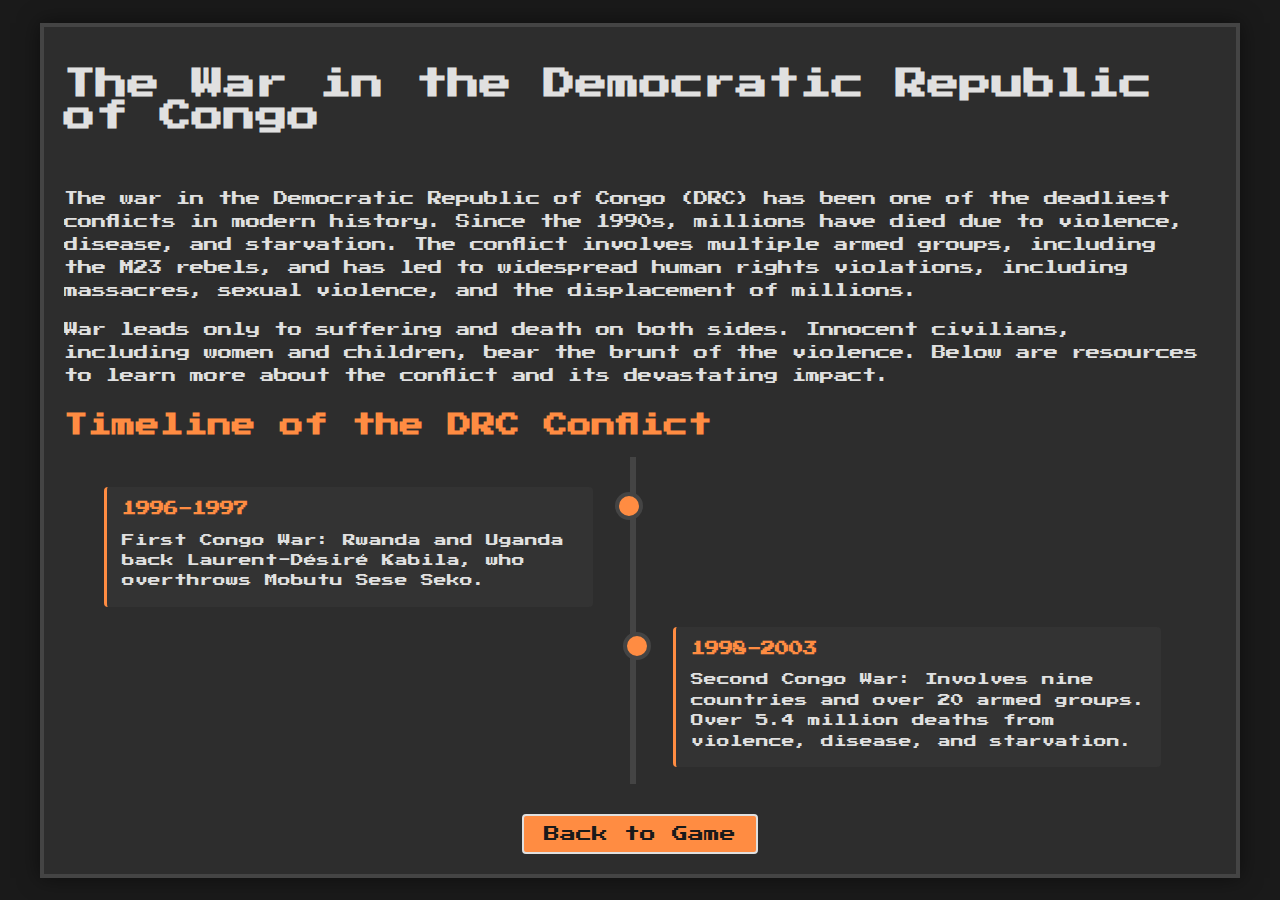
<file: war_info.html>
<!DOCTYPE html>
<html lang="en">
<head>
  <meta charset="UTF-8">
  <meta name="viewport" content="width=device-width, initial-scale=1.0">
  <title>Learn More About the War in DRC</title>
  <link rel="stylesheet" href="styles.css">
  <link href="https://fonts.googleapis.com/css2?family=Press+Start+2P&display=swap" rel="stylesheet">
  <style>
    /* Additional styles for new features */
    .timeline {
      position: relative;
      max-width: 1200px;
      margin: 20px auto;
      padding: 20px 0;
    }
    
    .timeline::after {
      content: '';
      position: absolute;
      width: 6px;
      background-color: #444;
      top: 0;
      bottom: 0;
      left: 50%;
      margin-left: -3px;
    }
    
    .timeline-item {
      padding: 10px 40px;
      position: relative;
      width: 50%;
      box-sizing: border-box;
    }
    
    .timeline-item::after {
      content: '';
      position: absolute;
      width: 20px;
      height: 20px;
      background-color: #ff8c42;
      border: 4px solid #444;
      top: 15px;
      border-radius: 50%;
      z-index: 1;
    }
    
    .left {
      left: 0;
    }
    
    .right {
      left: 50%;
    }
    
    .left::after {
      right: -10px;
    }
    
    .right::after {
      left: -10px;
    }
    
    .timeline-content {
      padding: 15px;
      background-color: #333;
      border-radius: 4px;
      border-left: 3px solid #ff8c42;
    }
    
    .timeline-content h3 {
      color: #ff8c42;
      margin-top: 0;
      font-size: 0.9rem;
    }
    
    .timeline-content p {
      font-size: 0.8rem !important;
      margin-bottom: 0 !important;
    }
    
    
    
    .video-container {
      width: 100%;
      margin: 20px 0;
      padding-top: 56.25%; /* 16:9 Aspect Ratio */
      position: relative;
      background-color: #222;
      border: 2px solid #444;
    }
    
    .video-container iframe {
      position: absolute;
      top: 0;
      left: 0;
      width: 100%;
      height: 100%;
    }
    
    .casualties-chart {
      width: 100%;
      height: 300px;
      background-color: #333;
      border: 2px solid #444;
      margin: 20px 0;
      padding: 20px;
      box-sizing: border-box;
      position: relative;
    }
    
    .casualties-bar {
      position: relative;
      height: 30px;
      background-color: #444;
      margin: 10px 0;
      overflow: hidden;
    }
    
    .casualties-fill {
      position: absolute;
      height: 100%;
      background-color: #ff8c42;
      transition: width 1.5s ease-in-out;
    }
    
    .casualties-label {
      position: absolute;
      left: 10px;
      top: 5px;
      color: white;
      font-size: 0.7rem;
      z-index: 1;
    }
    
    .casualties-value {
      position: absolute;
      right: 10px;
      top: 5px;
      color: white;
      font-size: 0.7rem;
      z-index: 1;
    }
    
    .aid-organizations {
      display: flex;
      flex-wrap: wrap;
      gap: 20px;
      margin: 20px 0;
    }
    
    .aid-card {
      flex: 1;
      min-width: 200px;
      background-color: #333;
      border: 2px solid #444;
      padding: 15px;
      border-radius: 4px;
      transition: transform 0.3s ease;
    }
    
    .aid-card:hover {
      transform: translateY(-5px);
      border-color: #ff8c42;
    }
    
    .aid-card h3 {
      color: #ff8c42;
      font-size: 0.9rem;
      margin-top: 0;
    }
    
    .aid-card p {
      font-size: 0.8rem !important;
      margin-bottom: 10px !important;
    }
    
    .aid-card a {
      display: inline-block;
      padding: 8px 12px;
      background-color: #ff8c42;
      color: #1a1a1a !important;
      text-decoration: none;
      font-size: 0.7rem;
      border-radius: 4px;
      transition: background-color 0.3s ease;
    }
    
    .aid-card a:hover {
      background-color: #e67332;
      text-decoration: none !important;
    }
    
    .education-resources {
      display: grid;
      grid-template-columns: repeat(auto-fill, minmax(250px, 1fr));
      gap: 20px;
      margin: 20px 0;
    }
    
    .resource-card {
      background-color: #333;
      border: 2px solid #444;
      padding: 15px;
      border-radius: 4px;
      transition: all 0.3s ease;
    }
    
    .resource-card:hover {
      transform: translateY(-5px);
      border-color: #ff8c42;
    }
    
    .resource-card h3 {
      color: #ff8c42;
      font-size: 0.9rem;
      margin-top: 0;
    }
    
    .resource-tag {
      display: inline-block;
      background-color: #555;
      color: #e0e0e0;
      padding: 4px 8px;
      border-radius: 4px;
      font-size: 0.6rem;
      margin-right: 5px;
      margin-bottom: 5px;
    }
    
    /* Responsive adjustments */
    @media screen and (max-width: 768px) {
      .timeline::after {
        left: 31px;
      }
      
      .timeline-item {
        width: 100%;
        padding-left: 70px;
        padding-right: 25px;
      }
      
      .timeline-item::after {
        left: 21px;
      }
      
      .right {
        left: 0;
      }
    }
  </style>
</head>
<body>
  <div id="info-container">
    <h1>The War in the Democratic Republic of Congo</h1>
    <div id="scrollable-content">
      <p>
        The war in the Democratic Republic of Congo (DRC) has been one of the deadliest conflicts in modern history. Since the 1990s, millions have died due to violence, disease, and starvation. The conflict involves multiple armed groups, including the M23 rebels, and has led to widespread human rights violations, including massacres, sexual violence, and the displacement of millions.
      </p>
      <p>
        War leads only to suffering and death on both sides. Innocent civilians, including women and children, bear the brunt of the violence. Below are resources to learn more about the conflict and its devastating impact.
      </p>

      <!-- 1. Interactive Timeline -->
      <h2>Timeline of the DRC Conflict</h2>
      <div class="timeline">
        <div class="timeline-item left">
          <div class="timeline-content">
            <h3>1996-1997</h3>
            <p>First Congo War: Rwanda and Uganda back Laurent-Désiré Kabila, who overthrows Mobutu Sese Seko.</p>
          </div>
        </div>
        <div class="timeline-item right">
          <div class="timeline-content">
            <h3>1998-2003</h3>
            <p>Second Congo War: Involves nine countries and over 20 armed groups. Over 5.4 million deaths from violence, disease, and starvation.</p>
          </div>
        </div>
        <div class="timeline-item left">
          <div class="timeline-content">
            <h3>2003-2006</h3>
            <p>Transitional government established. First democratic elections in 40 years. Joseph Kabila elected president.</p>
          </div>
        </div>
        <div class="timeline-item right">
          <div class="timeline-content">
            <h3>2012-2013</h3>
            <p>M23 rebellion begins. Rebels briefly capture Goma before withdrawing after international pressure.</p>
          </div>
        </div>
        <div class="timeline-item left">
          <div class="timeline-content">
            <h3>2021-Present</h3>
            <p>M23 resurgence: New offensive captures territory in North Kivu. Over 1 million people displaced. UN reports evidence of Rwandan support for M23.</p>
          </div>
        </div>
      </div>

      <!-- Documentary Player -->
      <h2>Featured Documentary</h2>
      <div class="video-container">
        <iframe src="https://www.youtube.com/embed/De5cL_r0dQ4" title="War in the DRC Documentary" frameborder="0" allow="accelerometer; autoplay; clipboard-write; encrypted-media; gyroscope; picture-in-picture" allowfullscreen></iframe>
      </div>
      <p class="video-caption">Some characters in our game are inspired by real people featured in this documentary. This film explores the human cost of the ongoing conflict.</p>

      <!-- Interactive Casualties Information -->
      <h2>Human Cost of the Conflict</h2>
      <div class="casualties-chart">
        <p>Estimated casualties in the DRC conflict according to <a href="https://pmc.ncbi.nlm.nih.gov/articles/PMC2223004/" target="_blank">academic research</a>:</p>
        <div class="casualties-bar">
          <div class="casualties-fill" style="width: 0%;" data-width="90%"></div>
          <span class="casualties-label">Total deaths (1998-2023)</span>
          <span class="casualties-value">5.4 million+</span>
        </div>
        <div class="casualties-bar">
          <div class="casualties-fill" style="width: 0%;" data-width="20%"></div>
          <span class="casualties-label">Direct violence</span>
          <span class="casualties-value">~10%</span>
        </div>
        <div class="casualties-bar">
          <div class="casualties-fill" style="width: 0%;" data-width="80%"></div>
          <span class="casualties-label">Disease and malnutrition</span>
          <span class="casualties-value">~90%</span>
        </div>
        <div class="casualties-bar">
          <div class="casualties-fill" style="width: 0%;" data-width="65%"></div>
          <span class="casualties-label">Internally displaced people</span>
          <span class="casualties-value">6.9 million+</span>
        </div>
        <div class="casualties-bar">
          <div class="casualties-fill" style="width: 0%;" data-width="35%"></div>
          <span class="casualties-label">Children in armed groups</span>
          <span class="casualties-value">30,000+</span>
        </div>
        <p class="casualties-note">Click any bar for more information. Data sourced from academic studies and UN reports.</p>
      </div>

      
      <!-- 3. Humanitarian Aid Information -->
      <h2>Humanitarian Response & How You Can Help</h2>
      <div class="aid-organizations">
        <div class="aid-card">
          <h3>Médecins Sans Frontières (MSF)</h3>
          <p>Provides emergency medical care in conflict zones across DRC, treating victims of violence and disease outbreaks.</p>
          <a href="https://www.msf.org/democratic-republic-congo" target="_blank">Support Their Work</a>
        </div>
        <div class="aid-card">
          <h3>International Rescue Committee</h3>
          <p>Delivers clean water, healthcare, and emergency supplies to displaced communities in eastern DRC.</p>
          <a href="https://www.rescue.org/country/democratic-republic-congo" target="_blank">Learn More</a>
        </div>
        <div class="aid-card">
          <h3>World Food Programme</h3>
          <p>Provides emergency food assistance to millions of Congolese affected by conflict and displacement.</p>
          <a href="https://www.wfp.org/countries/democratic-republic-congo" target="_blank">Support Food Aid</a>
        </div>
      </div>

      <!-- 4. Educational Resources Section -->
      <h2>Educational Resources</h2>
      <div class="education-resources">
        <div class="resource-card">
          <h3>DRC Mapping Exercise Report</h3>
          <p>Comprehensive documentation of human rights violations between 1993 and 2003.</p>
          <div class="resource-tags">
            <span class="resource-tag">Research</span>
            <span class="resource-tag">Human Rights</span>
          </div>
          <a href="https://en.wikipedia.org/wiki/DRC_Mapping_Exercise_Report" target="_blank">Access Resource</a>
        </div>
        <div class="resource-card">
          <h3>The Guardian: Shelling of Refugee Camps</h3>
          <p>Recent reports on attacks on civilian refugee camps in eastern DRC.</p>
          <div class="resource-tags">
            <span class="resource-tag">News</span>
            <span class="resource-tag">Current Events</span>
          </div>
          <a href="https://www.theguardian.com/world/2024/sep/26/rwandan-forces-and-m23-rebels-shelled-refugee-camps-in-drc-report-claims" target="_blank">Read Article</a>
        </div>
        <div class="resource-card">
          <h3>The Guardian: M23 Atrocities</h3>
          <p>Details on recent human rights violations committed by M23 militia forces.</p>
          <div class="resource-tags">
            <span class="resource-tag">News</span>
            <span class="resource-tag">Human Rights</span>
          </div>
          <a href="https://www.theguardian.com/global-development/2024/dec/21/children-executed-and-women-raped-in-front-of-their-families-as-m23-militia-unleashes-fresh-terror-on-drc" target="_blank">Read Article</a>
        </div>
        <div class="resource-card">
          <h3>CFR Global Conflict Tracker</h3>
          <p>Up-to-date analysis and tracking of the ongoing violence in the DRC.</p>
          <div class="resource-tags">
            <span class="resource-tag">Analysis</span>
            <span class="resource-tag">Conflict Monitoring</span>
          </div>
          <a href="https://www.cfr.org/global-conflict-tracker/conflict/violence-democratic-republic-congo" target="_blank">Visit Tracker</a>
        </div>
      </div>

      <h2>Documentaries and Additional Resources</h2>
      <ul>
        <li>
          <a href="https://www.youtube.com/watch?v=De5cL_r0dQ4" target="_blank">Documentary: War in the DRC</a> - A powerful film that explores the human cost of the conflict. Some characters in this game are inspired by real people featured in this documentary.
        </li>
        <li>
          <a href="https://pmc.ncbi.nlm.nih.gov/articles/PMC2223004/" target="_blank">Casualty Statistics</a> - Academic article on the staggering number of casualties in the DRC conflict.
        </li>
      </ul>
    </div>

    <button id="back-to-game-button">Back to Game</button>
  </div>

  <script>
    // Add functionality to the "Back to Game" button
    document.getElementById('back-to-game-button').addEventListener('click', () => {
      window.location.href = 'index.html';
    });
    
    // Animate the casualties bars when they come into view
    function animateCasualtiesBars() {
      const bars = document.querySelectorAll('.casualties-fill');
      
      bars.forEach(bar => {
        const targetWidth = bar.getAttribute('data-width');
        bar.style.width = targetWidth;
      });
    }
    
    // Simple function to show on scroll into view
    function handleScroll() {
      const casualties = document.querySelector('.casualties-chart');
      if (!casualties) return;
      
      const rect = casualties.getBoundingClientRect();
      
      if (rect.top >= 0 && rect.top <= window.innerHeight) {
        animateCasualtiesBars();
        // Remove listener after animation is triggered
        window.removeEventListener('scroll', handleScroll);
      }
    }
    
    // Add scroll listener
    window.addEventListener('scroll', handleScroll);
    
    // Also check on page load
    document.addEventListener('DOMContentLoaded', () => {
      handleScroll();
      
      // Map tooltip functionality
      const mapLocations = document.querySelectorAll('.map-location');
      const tooltip = document.getElementById('map-tooltip');
      
      mapLocations.forEach(location => {
        location.addEventListener('mouseenter', (e) => {
          const info = e.target.getAttribute('data-info');
          tooltip.textContent = info;
          
          // Position the tooltip
          const rect = e.target.getBoundingClientRect();
          tooltip.style.left = rect.left + 'px';
          tooltip.style.top = (rect.top + 30) + 'px';
          
          // Show the tooltip
          tooltip.style.visibility = 'visible';
          tooltip.style.opacity = '1';
        });
        
        location.addEventListener('mouseleave', () => {
          tooltip.style.visibility = 'hidden';
          tooltip.style.opacity = '0';
        });
      });
    });
  </script>
</body>
</html>
</file>
<file: styles.css>
/* General Styles */
body {
  font-family: 'Press Start 2P', cursive;
  background-color: #1a1a1a;
  color: #e0e0e0;
  margin: 0;
  padding: 0;
  display: flex;
  justify-content: center;
  align-items: center;
  min-height: 100vh;
  overflow-x: hidden;
}

#game-container {
  width: 95vw;
  height: 95vh;
  max-width: 1200px;
  background-color: #2d2d2d;
  border: 4px solid #444;
  padding: 20px;
  box-shadow: 0 0 20px rgba(0, 0, 0, 0.5);
  display: flex;
  flex-direction: column;
  gap: 20px;
  overflow: auto;
  position: relative;
  box-sizing: border-box;
}

/* Start Screen */
#start-screen {
  text-align: center;
  width: 100%;
  padding: 10px;
  box-sizing: border-box;
}

#start-screen h1 {
  font-size: clamp(1.5rem, 5vw, 3rem);
  color: #ff8c42;
  text-shadow: 2px 2px #000;
  margin-bottom: 20px;
  animation: pulse 2s infinite alternate;
}

@keyframes pulse {
  from { text-shadow: 2px 2px #000; }
  to { text-shadow: 4px 4px 8px rgba(255, 140, 66, 0.7); }
}

#start-screen p {
  font-size: clamp(0.7rem, 2vw, 1rem);
  color: #e0e0e0;
  line-height: 1.5;
  margin-bottom: 20px;
}

#start-button {
  font-family: 'Press Start 2P', cursive;
  font-size: clamp(0.8rem, 2vw, 1.2rem);
  padding: 10px 20px;
  background-color: #ff8c42;
  color: #1a1a1a;
  border: 2px solid #e0e0e0;
  cursor: pointer;
  transition: background-color 0.3s ease, transform 0.2s ease;
}

#start-button:hover {
  background-color: #e67332;
  transform: scale(1.05);
}

#start-button:active {
  transform: scale(0.95);
}

/* Hidden Scenes */
.hidden {
  display: none;
}

/* Top Section: Image and Text */
.top-section {
  display: flex;
  flex-direction: row;
  gap: 20px;
  flex: 1;
}

/* Image Container */
.image-container {
  flex: 1;
  max-width: 50%;
  position: relative;
  overflow: hidden;
  border: 4px solid #444;
}

.scene-image {
  width: 100%;
  height: 100%;
  object-fit: cover;
  transition: transform 0.5s ease;
}

.image-container:hover .scene-image {
  transform: scale(1.05);
}

/* Text Container */
.text-container {
  flex: 1;
  display: flex;
  flex-direction: column;
  justify-content: center;
  background-color: rgba(0, 0, 0, 0.3);
  padding: 15px;
  border-radius: 4px;
  border-left: 3px solid #ff8c42;
}

.dialogue {
  font-size: clamp(0.7rem, 2vw, 1rem);
  line-height: 1.5;
  word-wrap: break-word;
}

.character-portrait {
  width: clamp(50px, 10vw, 80px);
  border: 4px solid #444;
  margin-right: 10px;
  float: left;
  border-radius: 4px;
}

/* Choices */
.choices {
  display: flex;
  flex-direction: column;
  gap: 10px;
  margin-top: 20px;
}

.choices button {
  width: 100%;
  padding: clamp(10px, 3vw, 15px);
  font-family: 'Press Start 2P', cursive;
  font-size: clamp(0.6rem, 1.5vw, 0.8rem);
  background-color: #444;
  color: #e0e0e0;
  border: 2px solid #666;
  cursor: pointer;
  transition: all 0.3s ease;
  border-radius: 4px;
  position: relative;
  overflow: hidden;
  word-wrap: break-word;
  text-align: left;
}

.choices button:before {
  content: '';
  position: absolute;
  top: 0;
  left: -100%;
  width: 100%;
  height: 100%;
  background: linear-gradient(90deg, transparent, rgba(255, 140, 66, 0.2), transparent);
  transition: all 0.6s ease;
}

.choices button:hover {
  background-color: #555;
  transform: translateY(-3px);
  box-shadow: 0 5px 15px rgba(0, 0, 0, 0.3);
}

.choices button:hover:before {
  left: 100%;
}

.choices button:active {
  transform: translateY(1px);
  box-shadow: 0 2px 5px rgba(0, 0, 0, 0.3);
}

/* Ending */
#ending {
  text-align: center;
  width: 100%;
  padding: 10px;
  box-sizing: border-box;
}

.end-buttons {
  display: flex;
  justify-content: center;
  gap: 20px;
  margin-top: 20px;
  flex-wrap: wrap;
}

#restart-button, #learn-more-button {
  font-family: 'Press Start 2P', cursive;
  font-size: clamp(0.7rem, 2vw, 1rem);
  padding: 10px 20px;
  background-color: #ff8c42;
  color: #1a1a1a;
  border: 2px solid #e0e0e0;
  cursor: pointer;
  transition: all 0.3s ease;
  border-radius: 4px;
  margin: 5px;
}

#restart-button:hover, #learn-more-button:hover {
  background-color: #e67332;
  transform: translateY(-3px);
  box-shadow: 0 5px 15px rgba(0, 0, 0, 0.3);
}

#restart-button:active, #learn-more-button:active {
  transform: translateY(1px);
  box-shadow: 0 2px 5px rgba(0, 0, 0, 0.3);
}

/* Rain Effect */
.rain-effect {
  position: absolute;
  top: 0;
  left: 0;
  width: 100%;
  height: 100%;
  background: linear-gradient(to bottom, 
    transparent 0%, rgba(0, 0, 0, 0.1) 20%, 
    rgba(0, 0, 0, 0.2) 40%, rgba(0, 0, 0, 0.3) 60%, 
    rgba(0, 0, 0, 0.4) 80%, rgba(0, 0, 0, 0.5) 100%);
  pointer-events: none;
  animation: rain 2s linear infinite;
  z-index: 1;
}

@keyframes rain {
  0% { background-position: 0 0; }
  100% { background-position: 0 100%; }
}

/* Improved Scene Transitions */
.fade-slide-out {
  animation: fadeSlideOut 1s forwards;
  opacity: 1;
}

.fade-slide-in {
  animation: fadeSlideIn 1s forwards;
  opacity: 0;
}

@keyframes fadeSlideOut {
  0% {
    opacity: 1;
    transform: translateY(0);
  }
  100% {
    opacity: 0;
    transform: translateY(-50px);
  }
}

@keyframes fadeSlideIn {
  0% {
    opacity: 0;
    transform: translateY(50px);
  }
  100% {
    opacity: 1;
    transform: translateY(0);
  }
}

/* Info Page Styles */
#info-container {
  width: 95vw;
  height: 95vh;
  max-width: 1200px;
  background-color: #2d2d2d;
  border: 4px solid #444;
  padding: 20px;
  box-shadow: 0 0 20px rgba(0, 0, 0, 0.5);
  display: flex;
  flex-direction: column;
  gap: 20px;
  overflow: hidden;
  margin: 0 auto;
  box-sizing: border-box;
}

#scrollable-content {
  flex: 1;
  overflow-y: auto;
  padding-right: 15px;
  -webkit-overflow-scrolling: touch; /* Smooth scrolling on iOS */
}

#scrollable-content p, #scrollable-content ul {
  font-size: clamp(0.7rem, 2vw, 0.9rem);
  line-height: 1.6;
  margin-bottom: 16px;
}

#scrollable-content h2 {
  color: #ff8c42;
  margin-top: 25px;
  margin-bottom: 15px;
  font-size: clamp(1rem, 3vw, 1.5rem);
}

#scrollable-content a {
  color: #ff8c42;
  text-decoration: none;
  transition: color 0.3s ease;
}

#scrollable-content a:hover {
  color: #e67332;
  text-decoration: underline;
}

#scrollable-content ul {
  padding-left: 20px;
}

#scrollable-content li {
  margin-bottom: 10px;
}

#back-to-game-button {
  font-family: 'Press Start 2P', cursive;
  font-size: clamp(0.7rem, 2vw, 1rem);
  padding: 10px 20px;
  background-color: #ff8c42;
  color: #1a1a1a;
  border: 2px solid #e0e0e0;
  cursor: pointer;
  transition: all 0.3s ease;
  align-self: center;
  margin-top: 10px;
  border-radius: 4px;
}

#back-to-game-button:hover {
  background-color: #e67332;
  transform: translateY(-3px);
  box-shadow: 0 5px 15px rgba(0, 0, 0, 0.3);
}

#back-to-game-button:active {
  transform: translateY(1px);
  box-shadow: 0 2px 5px rgba(0, 0, 0, 0.3);
}

/* 1. Resource Visualization - Status Bar */
#status-bar {
  display: flex;
  background-color: #1a1a1a;
  border: 2px solid #444;
  padding: 10px;
  border-radius: 4px;
  justify-content: space-between;
  align-items: center;
  flex-wrap: wrap;
  gap: 10px;
  /* Hide on start screen, show on other screens */
  display: none;
}

.status-item {
  display: flex;
  align-items: center;
  margin-right: 15px;
  flex: 1;
  min-width: 150px;
}

.status-item span {
  font-size: clamp(0.5rem, 1.5vw, 0.7rem);
  margin-right: 10px;
  white-space: nowrap;
  image-rendering: pixelated;
  text-shadow: 1px 1px #000;
}

.meter-container {
  height: 15px;
  background-color: #222;
  border: 2px solid #555;
  flex-grow: 1;
  border-radius: 2px; /* Less rounded for retro look */
  overflow: hidden;
  position: relative;
  image-rendering: pixelated;
}

.meter {
  height: 100%;
  width: 50%;
  /* Pixelated gradients for retro look */
  background: linear-gradient(to bottom, 
    #66cc66 0%, 
    #55bb55 50%, 
    #449944 100%);
  background-size: 100% 6px;
  transition: width 0.7s ease, background-color 0.7s ease;
  image-rendering: pixelated;
}

/* 2. Choice Consequences Feedback */
.feedback-notification {
  position: absolute;
  bottom: 20px;
  left: 50%;
  transform: translateX(-50%);
  background-color: rgba(0, 0, 0, 0.8);
  color: white;
  padding: 10px 20px;
  border-radius: 5px;
  font-size: clamp(0.6rem, 1.5vw, 0.8rem);
  z-index: 100;
  opacity: 0;
  transition: opacity 0.3s ease, transform 0.3s ease;
  width: auto;
  max-width: 90%;
  text-align: center;
}

.show-feedback {
  animation: showFeedback 2s ease-in-out forwards;
}

.hide-feedback {
  animation: hideFeedback 0.5s ease-in-out forwards;
}

@keyframes showFeedback {
  0% {
    opacity: 0;
    transform: translate(-50%, 20px);
  }
  20% {
    opacity: 1;
    transform: translate(-50%, 0);
  }
  80% {
    opacity: 1;
    transform: translate(-50%, 0);
  }
  100% {
    opacity: 1;
    transform: translate(-50%, 0);
  }
}

@keyframes hideFeedback {
  0% {
    opacity: 1;
    transform: translate(-50%, 0);
  }
  100% {
    opacity: 0;
    transform: translate(-50%, 20px);
  }
}

/* 4. Progress Indicator */
.progress-bar-container {
  flex: 2;
  min-width: 200px;
}

#progress-indicator {
  display: flex;
  justify-content: space-between;
  width: 100%;
  position: relative;
  padding: 0 10px;
  margin: 5px 0;
}

#progress-indicator:before {
  content: '';
  position: absolute;
  top: 50%;
  left: 10px;
  right: 10px;
  height: 4px;
  background-color: #555;
  z-index: 0;
  /* Pixelated effect */
  image-rendering: pixelated;
}

.chapter-marker {
  position: relative;
  width: 12px;
  height: 12px;
  background-color: #555;
  border: 2px solid #777;
  /* More pixelated look */
  border-radius: 2px;
  z-index: 1;
  transform: scale(1);
  transition: all 0.3s ease;
  image-rendering: pixelated;
}

.chapter-marker:after {
  content: attr(data-chapter);
  position: absolute;
  bottom: -25px; /* Moved from top to bottom */
  left: 50%;
  transform: translateX(-50%);
  font-size: clamp(0.4rem, 1vw, 0.6rem);
  white-space: nowrap;
}

.chapter-marker.active {
  background-color: #ff8c42;
  /* Don't scale up size, just change color */
  transform: scale(1);
  box-shadow: 0 0 8px rgba(255, 140, 66, 0.7);
}

.chapter-marker.completed {
  background-color: #66cc66;
}

/* 7. Sound Controls */
.sound-controls {
  display: flex;
  align-items: center;
  gap: 10px;
  margin-left: auto;
}

.sound-button {
  background-color: transparent;
  border: none;
  color: #e0e0e0;
  font-size: 1.2rem;
  cursor: pointer;
  transition: transform 0.2s ease;
}

.sound-button:hover {
  transform: scale(1.1);
}

#volume-slider {
  -webkit-appearance: none;
  appearance: none;
  width: 80px;
  height: 5px;
  background: #444;
  outline: none;
  border-radius: 5px;
}

#volume-slider::-webkit-slider-thumb {
  -webkit-appearance: none;
  appearance: none;
  width: 15px;
  height: 15px;
  border-radius: 50%;
  background: #ff8c42;
  cursor: pointer;
  transition: background 0.2s ease;
}

#volume-slider::-moz-range-thumb {
  width: 15px;
  height: 15px;
  border-radius: 50%;
  background: #ff8c42;
  cursor: pointer;
  transition: background 0.2s ease;
}

#volume-slider::-webkit-slider-thumb:hover {
  background: #e67332;
}

#volume-slider::-moz-range-thumb:hover {
  background: #e67332;
}

/* Enhanced Mobile Responsiveness */
@media (max-width: 768px) {
  body {
    padding: 10px 0;
  }
  
  #game-container {
    width: 100%;
    height: auto;
    min-height: 95vh;
    padding: 10px;
    gap: 15px;
  }
  
  .top-section {
    flex-direction: column;
  }
  
  .image-container {
    max-width: 100%;
    height: 40vh;
  }
  
  .text-container {
    padding: 10px;
  }
  
  #status-bar {
    flex-direction: column;
  }
  
  .status-item {
    width: 100%;
    margin-right: 0;
    margin-bottom: 8px;
  }
  
  #progress-indicator {
    margin-top: 15px;
    margin-bottom: 15px;
  }
  
  .chapter-marker:after {
    bottom: -20px;
  }
  
  .sound-controls {
    margin-top: 10px;
    margin-left: 0;
    width: 100%;
    justify-content: center;
  }
  
  .end-buttons {
    flex-direction: column;
    gap: 10px;
  }
  
  #restart-button, #learn-more-button {
    width: 100%;
    margin: 5px 0;
  }
}

/* Extra Small Devices */
@media (max-width: 480px) {
  #start-screen h1 {
    font-size: clamp(1.2rem, 6vw, 1.8rem);
    margin-bottom: 15px;
  }
  
  .choices button {
    padding: 12px 8px;
  }
  
  .character-portrait {
    width: 40px;
    margin-right: 8px;
  }
  
  .chapter-marker {
    width: 8px;
    height: 8px;
  }
  
  .chapter-marker:after {
    font-size: 0.4rem;
    bottom: -18px;
  }
  
  #volume-slider {
    width: 60px;
  }
}

/* Portrait/Landscape Orientation Fixes */
@media (orientation: landscape) and (max-height: 600px) {
  #game-container {
    height: auto;
    min-height: 95vh;
  }
  
  .image-container {
    height: 30vh;
  }
  
  .choices button {
    padding: 8px;
  }
  
  #status-bar {
    flex-direction: row;
    flex-wrap: wrap;
  }
  
  .status-item {
    flex: 0 0 auto;
    width: 48%;
  }
}

/* Touch-specific improvements */
@media (hover: none) {
  .choices button:hover {
    transform: none;
    box-shadow: none;
  }
  
  .choices button:active {
    background-color: #555;
    transform: translateY(-2px);
  }
  
  .image-container:hover .scene-image {
    transform: none;
  }
  
  #start-button:hover, #restart-button:hover, #learn-more-button:hover, #back-to-game-button:hover {
    transform: none;
    box-shadow: none;
  }
  
  #start-button:active, #restart-button:active, #learn-more-button:active, #back-to-game-button:active {
    background-color: #e67332;
    transform: scale(0.98);
  }
}

/* High-resolution devices */
@media (-webkit-min-device-pixel-ratio: 2), (min-resolution: 192dpi) {
  .meter, .chapter-marker, .rain-effect, #progress-indicator:before {
    image-rendering: auto;
  }
}

/* Ensure iOS Safari viewport height works correctly */
@supports (-webkit-touch-callout: none) {
  #game-container {
    height: -webkit-fill-available;
    min-height: -webkit-fill-available;
  }
  
  body {
    min-height: -webkit-fill-available;
  }
}
</file>
